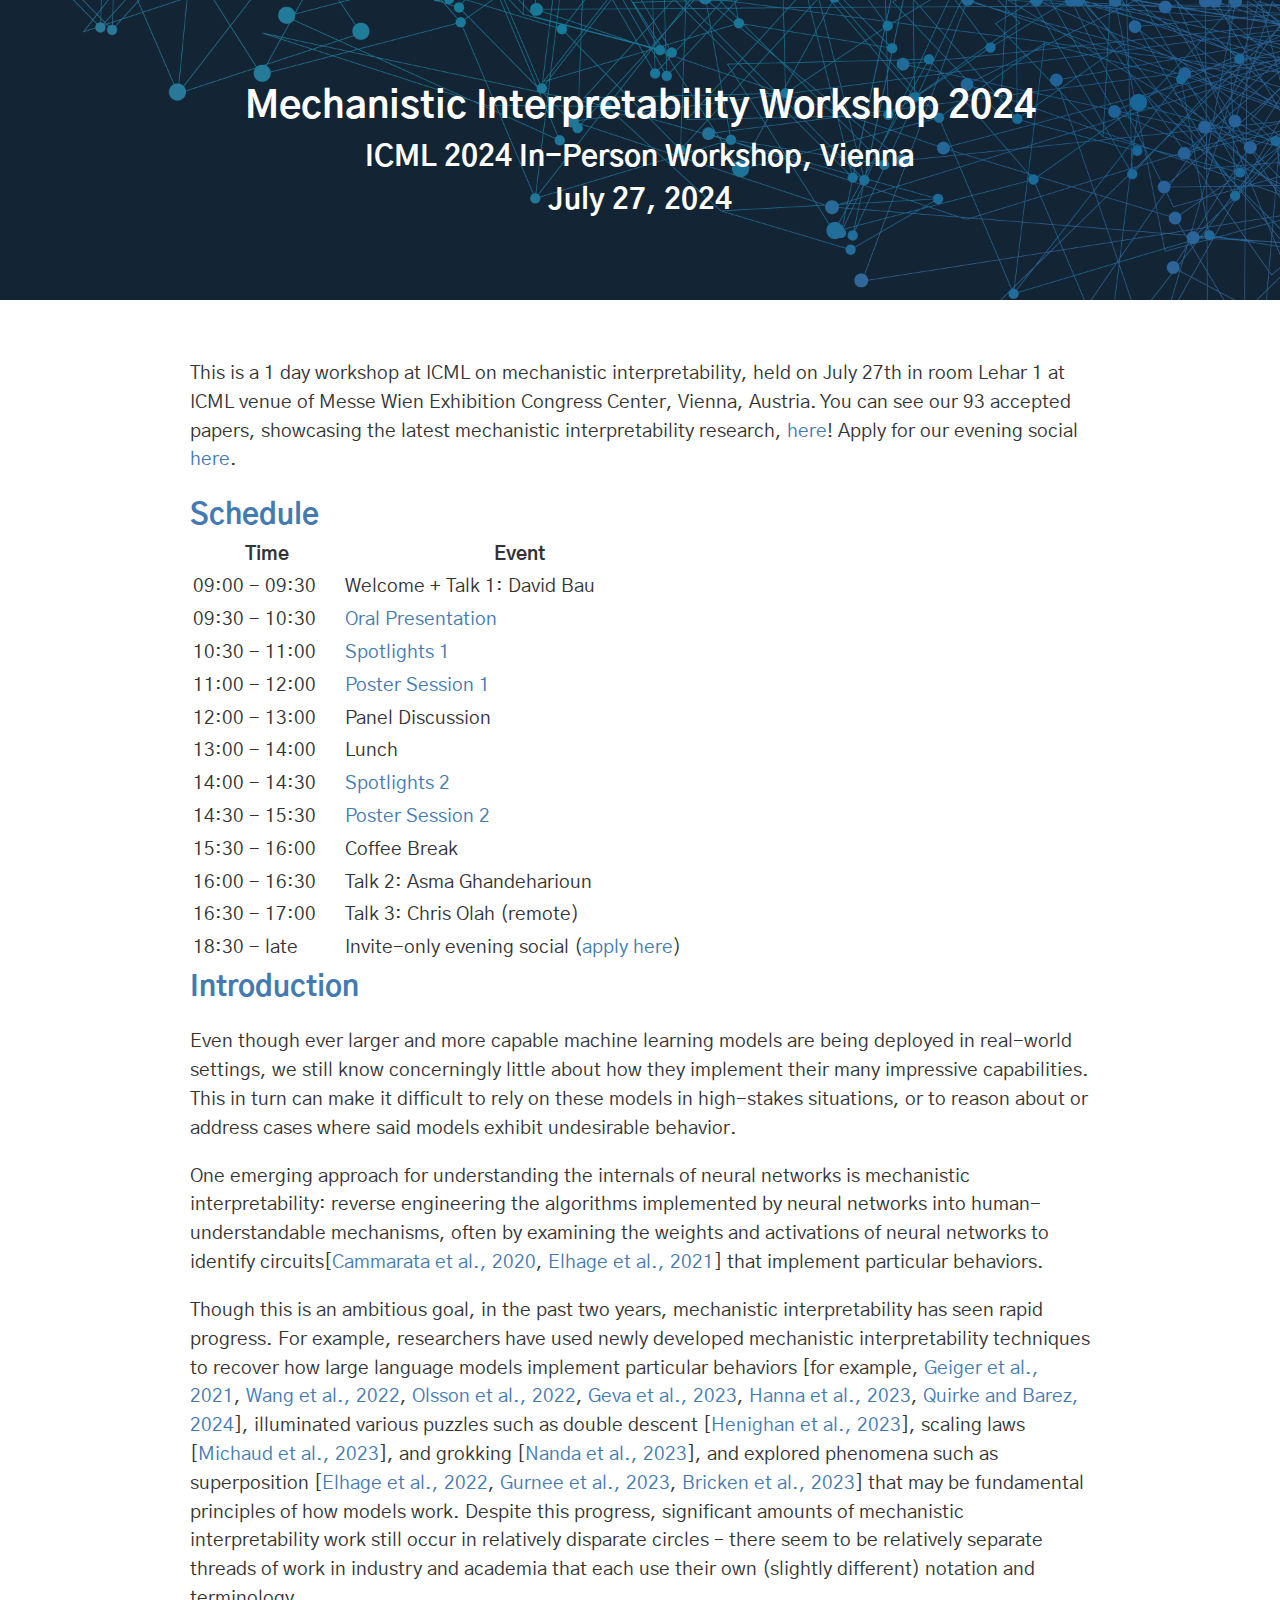
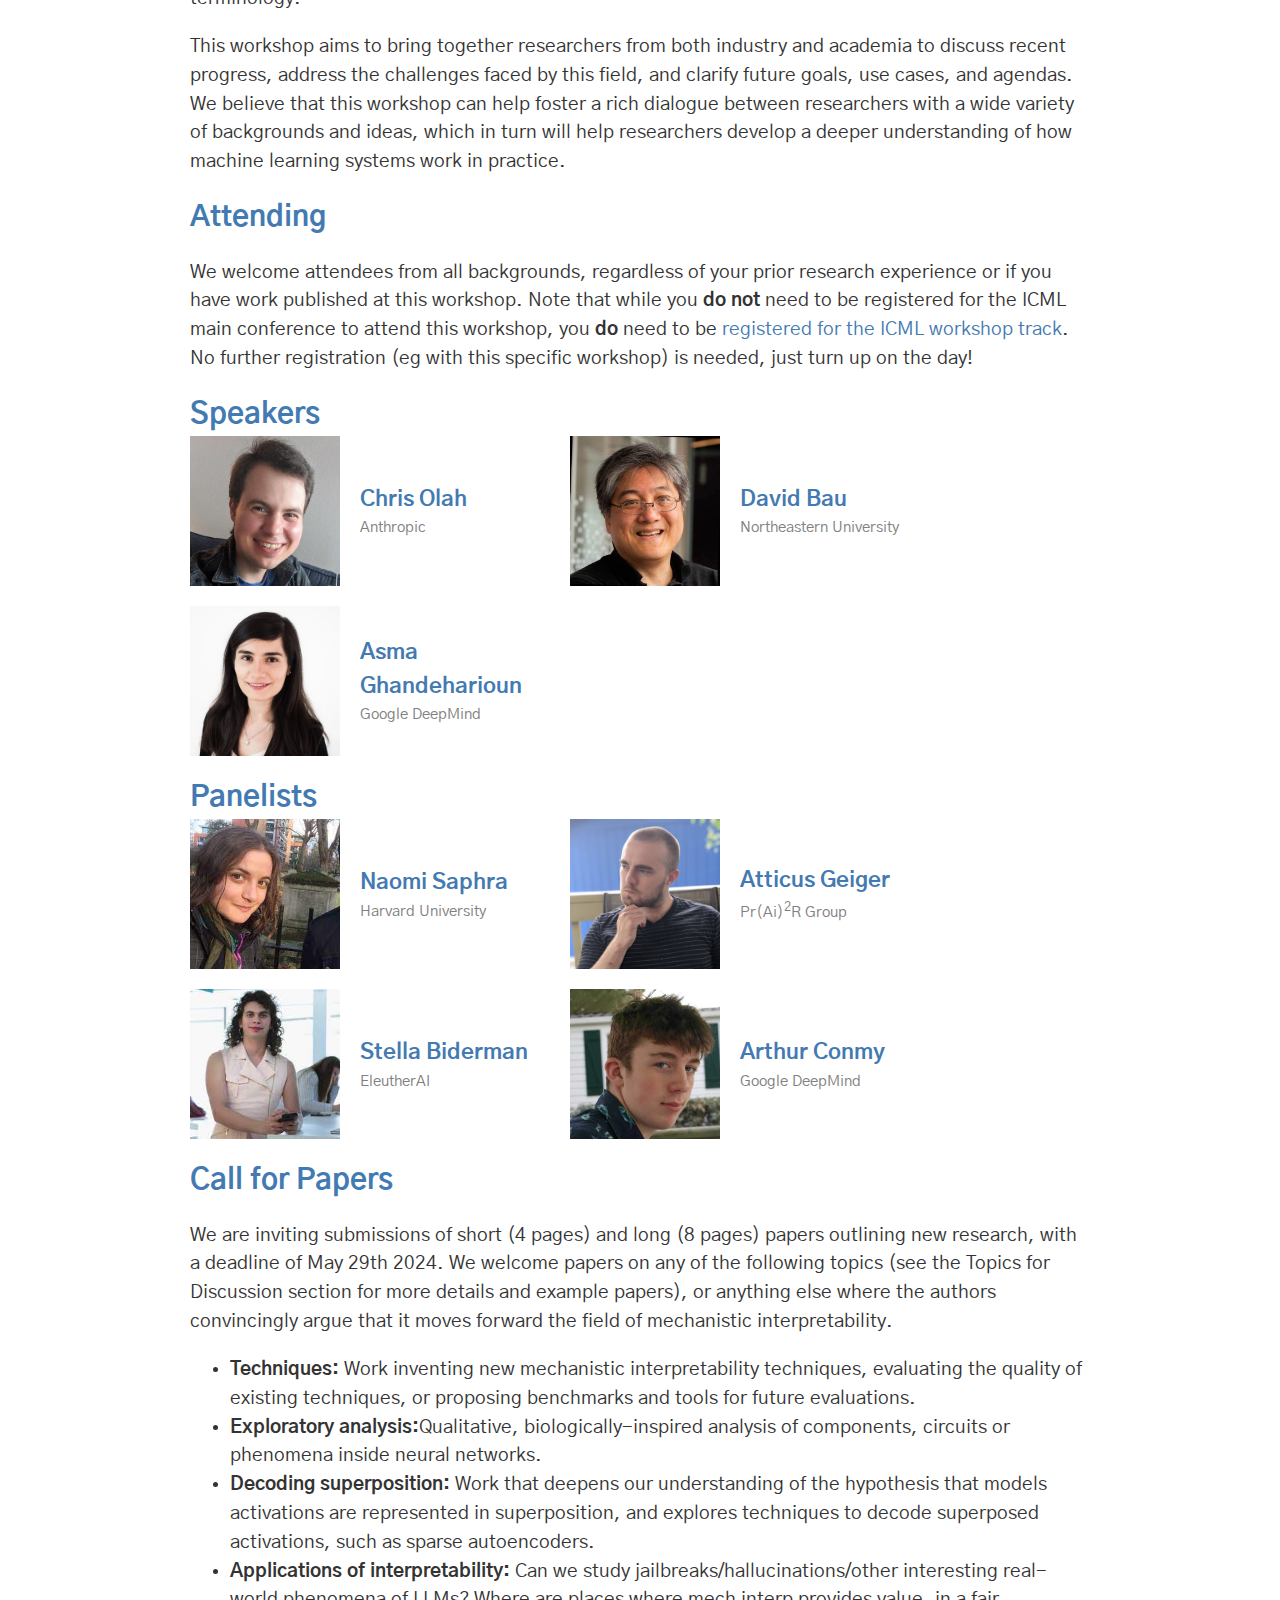
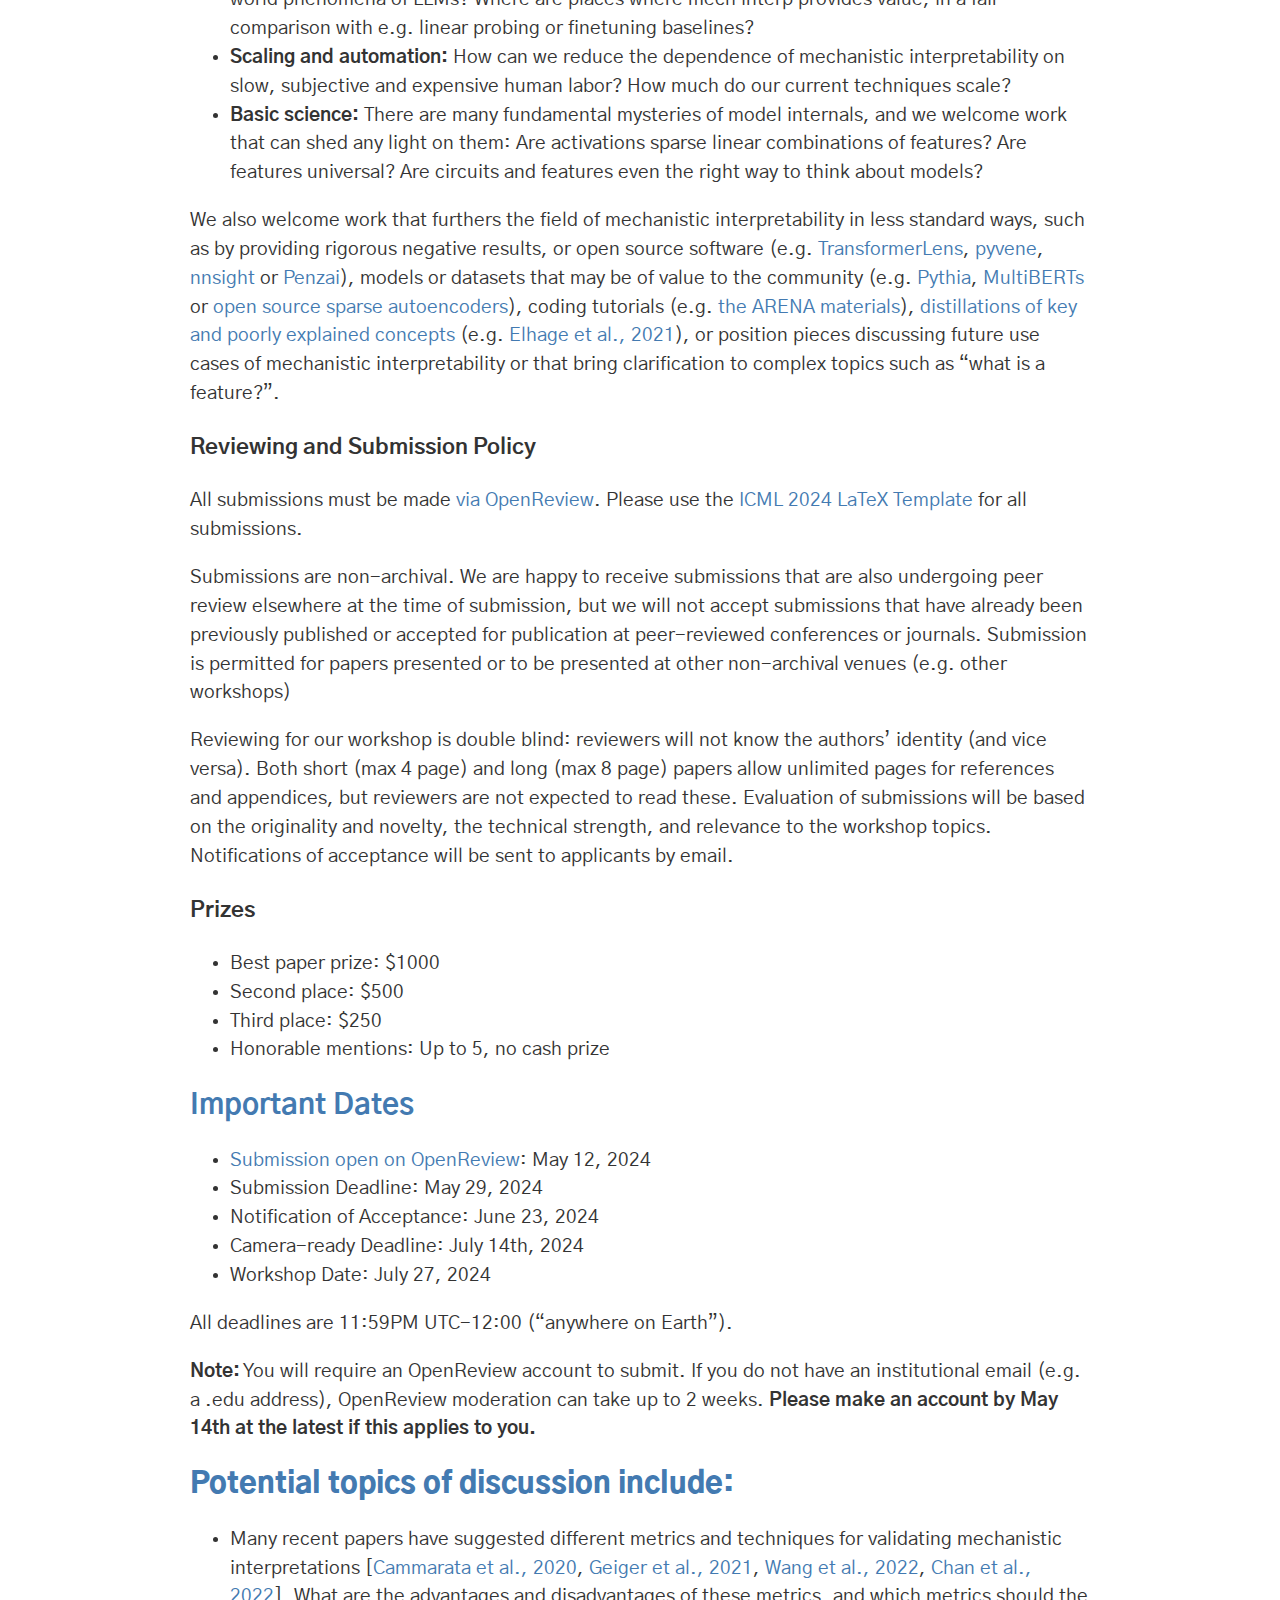
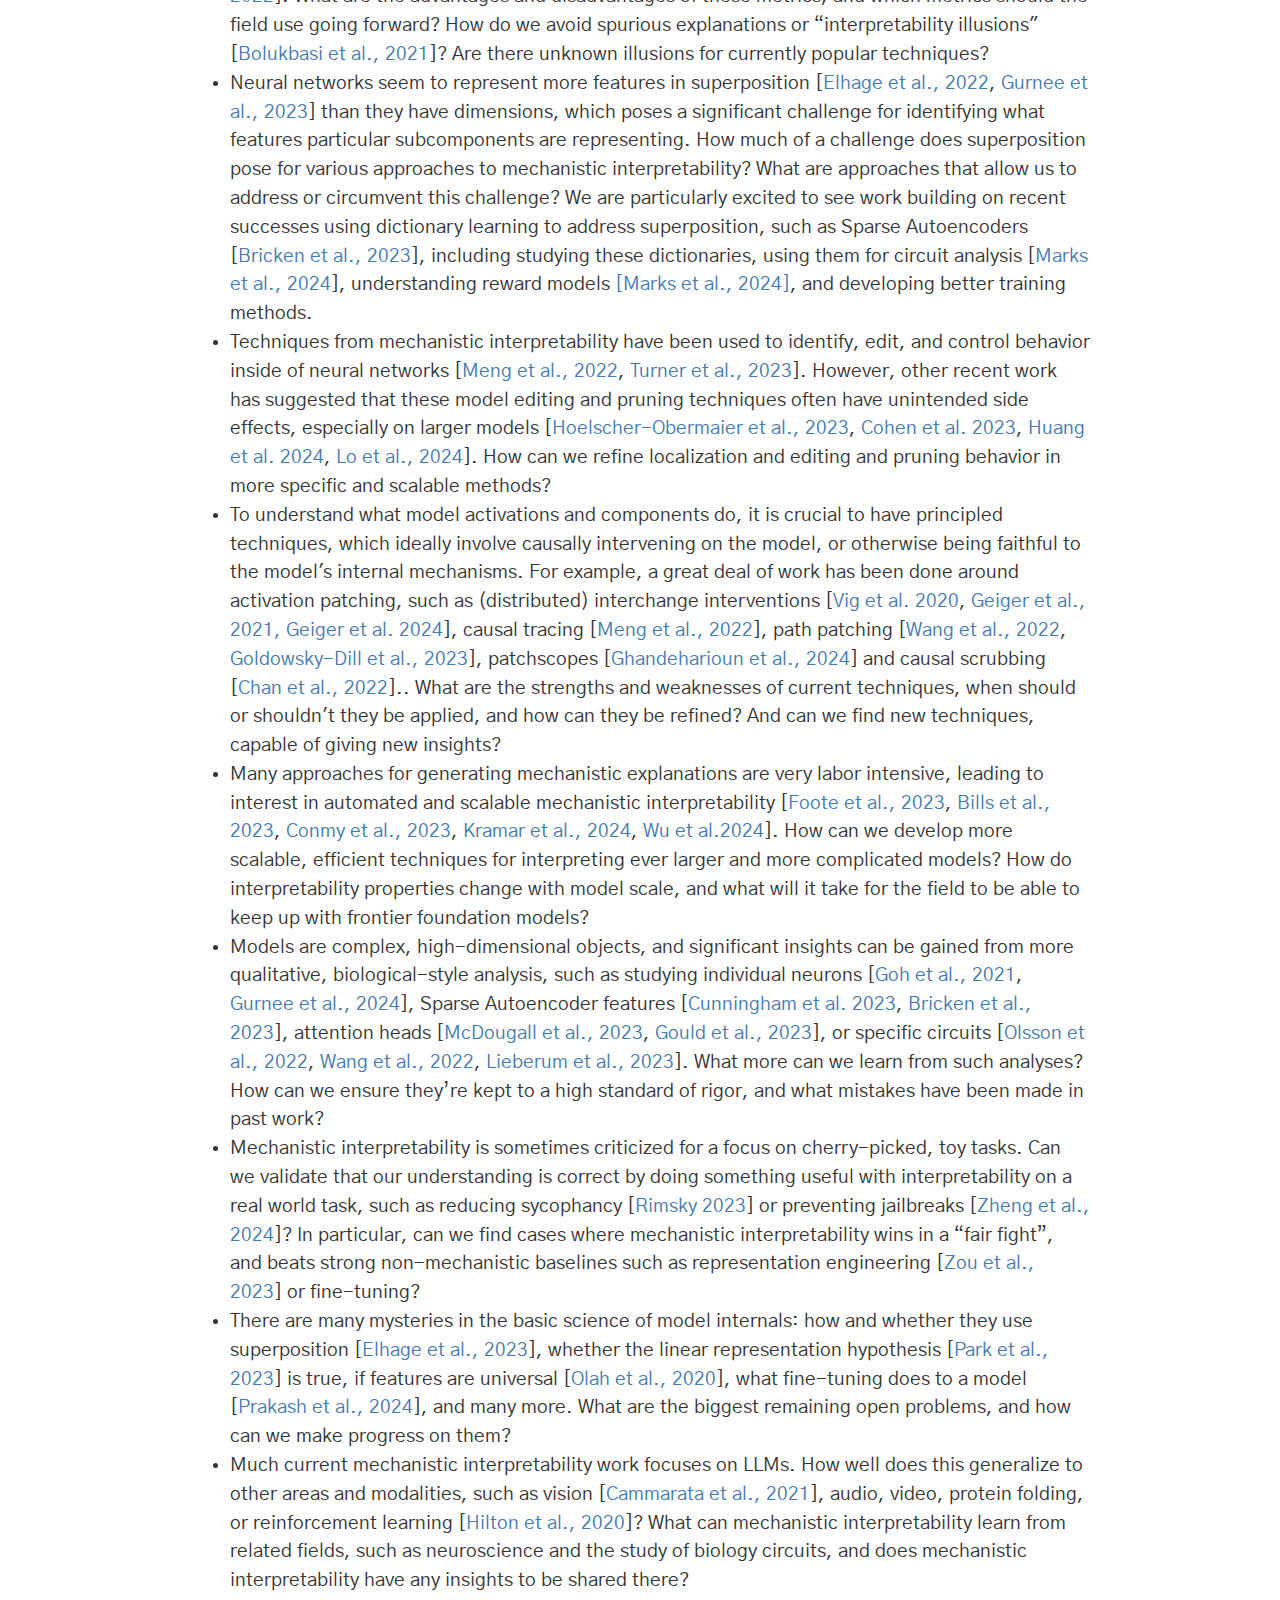
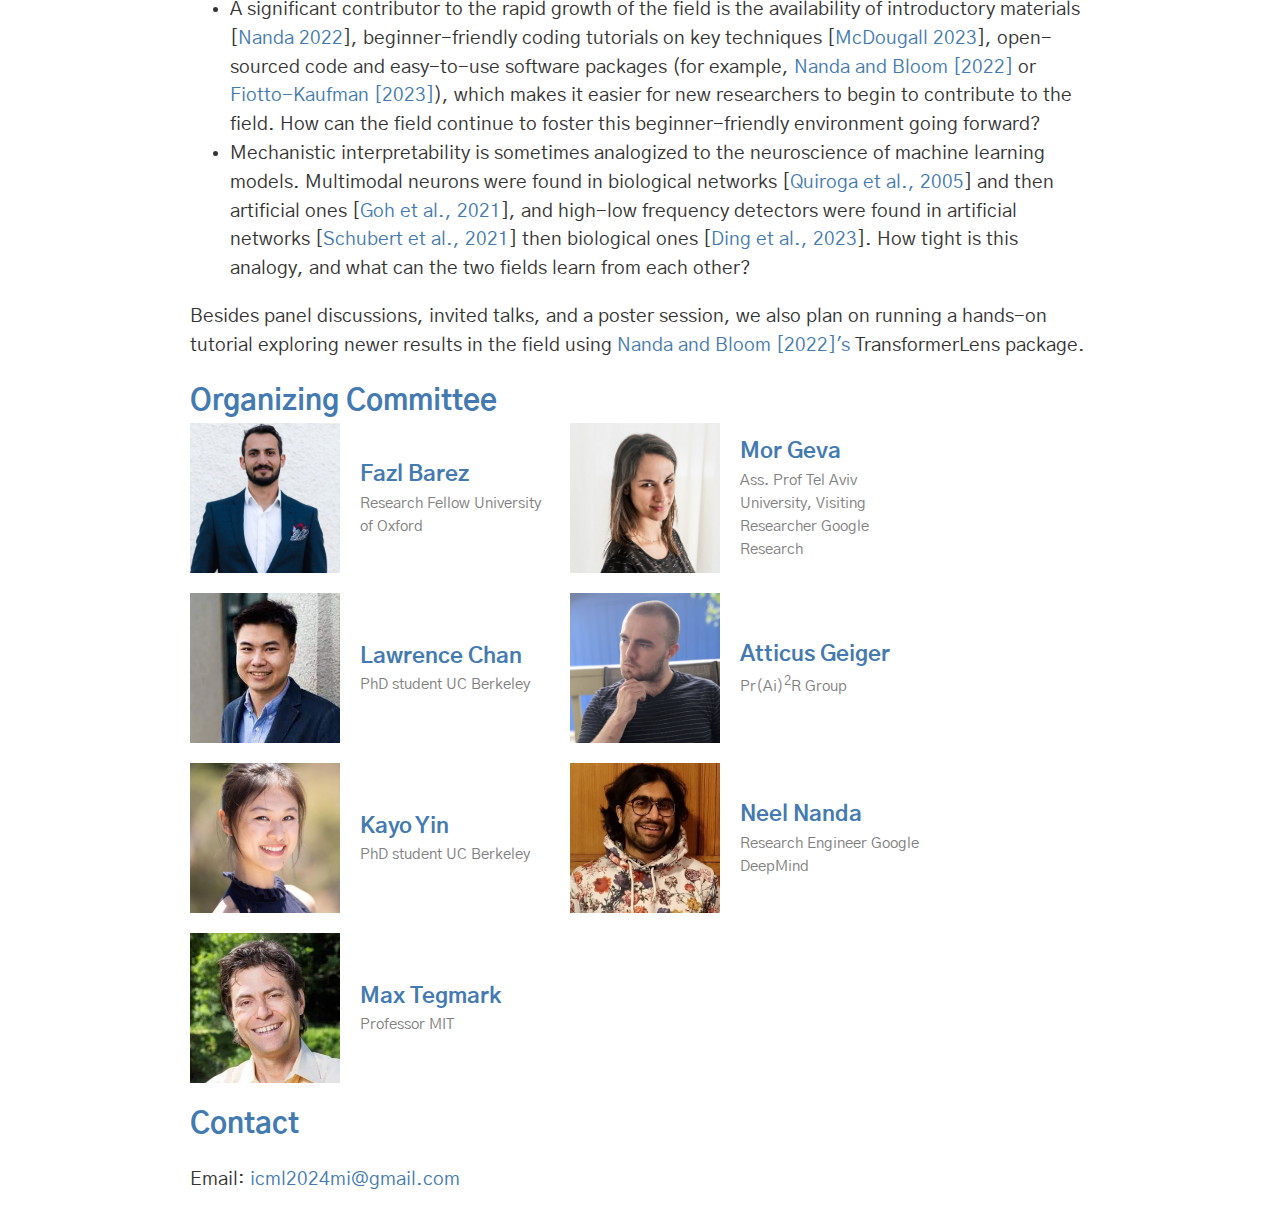
<file: index.html>
<!DOCTYPE html>
<html lang="en">

<head>
  <meta charset="UTF-8" />
  <title>ICML 2024 Mechanistic Interpretability Workshop</title>

  <!-- Setup all meta-information like description and titles -->
  <meta name="description" content="The Workshop on Mechanistic Interpretability seeks to explore and drive discussions on the latest advances in interpretable machine learning models. We invite submissions of
      research, technological breakthroughs and demonstrations, as well as proposals for technical
      discussions, to be held during the workshop." />
  <meta name="keywords" content="ICML, Mechanistic Interpretability, Workshop" />
  <meta name="author" content="ICML 2024 Mechanistic Interpretability" />
  <meta name="viewport" content="width=device-width, initial-scale=1.0" />

  <!-- Load fonts Gothic A1 -->
  <link href="https://fonts.googleapis.com/css?family=Gothic+A1:400,700&display=swap" rel="stylesheet" />

  <!-- Load style.css -->
  <link rel="stylesheet" href="style.css" />
</head>

<body>
  <!-- Header with a background color filling approx. 300px and that has a title of the workshop and the date as a byline -->
  <header>
    <h1 class="fade-in">Mechanistic Interpretability Workshop 2024</h1>
    <!-- make the next one white text -->
    <h2 class="fade-in" style="color: white;">ICML 2024 In-Person Workshop, Vienna</h2>
    <h2 class="fade-in" style="color: white;">July 27, 2024</h2>
    <p class="fade-in"></p>
  </header>
  <!-- Content on white background with sections Overview, Schedule, Speakers and Organizing Committee -->
  <main class="fade-in">
    <section>
      <p> This is a 1 day workshop at ICML on mechanistic interpretability, held on July 27th in room Lehar 1 at ICML venue of Messe
        Wien Exhibition Congress Center, Vienna, Austria. You can see our 93 accepted papers, showcasing the latest
        mechanistic interpretability research, <a
          href="https://openreview.net/group?id=ICML.cc/2024/Workshop/MI&referrer=%5BHomepage%5D(%2F)#tab-accept-oral">here</a>!
        Apply for our evening social <a
          href="https://docs.google.com/forms/d/e/1FAIpQLSf6EHr8JQu8NHNG1XNYoxfqyjeg89qSVYtpkg_gYbXQ8nSYJg/viewform">here</a>.
      <p>
    </section>
    <section>
      <h2 id="schedule">Schedule</h2>
      <table>
        <colgroup>
          <col style="width: 150px;">
          <col style="width: 350px;">
        </colgroup>
        <tr>
          <th>Time</th>
          <th>Event</th>
        </tr>
        <tr>
          <td>09:00 - 09:30</td>
          <td>Welcome + Talk 1: David Bau</td>
        </tr>
        <tr>
          <td>09:30 - 10:30</td>
          <td><a href="posters.html">Oral Presentation</a></td>
        </tr>
        <tr>
          <td>10:30 - 11:00</td>
          <td><a href="posters.html#posters-1">Spotlights 1</a></td>
        </tr>
        <tr>
          <td>11:00 - 12:00</td>
          <td><a href="posters.html#posters-1">Poster Session 1 </a></td>
        </tr>
        <tr>
          <td>12:00 - 13:00</td>
          <td>Panel Discussion</td>
        </tr>
        <tr>
          <td>13:00 - 14:00</td>
          <td>Lunch</td>
        </tr>
        <tr>
          <td>14:00 - 14:30</td>
          <td><a href="posters.html#posters-2">Spotlights 2</a></td>
        </tr>
        <tr>
          <td>14:30 - 15:30</td>
          <td><a href="posters.html#posters-2">Poster Session 2</a></td>
        </tr>
        <tr>
          <td>15:30 - 16:00</td>
          <td>Coffee Break</td>
        </tr>
        <tr>
          <td>16:00 - 16:30</td>
          <td>Talk 2: Asma Ghandeharioun</td>
        </tr>
        <tr>
          <td>16:30 - 17:00</td>
          <td>Talk 3: Chris Olah (remote)</td>
        </tr>
        <tr>
          <td>18:30 - late</td>
          <td>Invite-only evening social (<a
              href="https://docs.google.com/forms/d/e/1FAIpQLSf6EHr8JQu8NHNG1XNYoxfqyjeg89qSVYtpkg_gYbXQ8nSYJg/viewform">apply
              here</a>)</td>
        </tr>
      </table>
    </section>
    <section>
      <h2>Introduction</h2>
      <p>Even though ever larger and more capable machine learning models are being deployed in real-world settings, we
        still know concerningly little about how they implement their many impressive capabilities. This in turn can
        make it difficult to rely on these models in high-stakes situations, or to reason about or address cases where
        said models exhibit undesirable behavior. </p>
      One emerging approach for understanding the internals of neural networks is mechanistic interpretability: reverse
      engineering the algorithms implemented by neural networks into human-understandable mechanisms, often by examining
      the weights and activations of neural networks to identify circuits[<a
        href="https://distill.pub/2020/circuits">Cammarata et al., 2020</a>, <a
        href="https://transformer-circuits.pub/2021/framework/index.html">Elhage et al., 2021</a>] that implement
      particular behaviors.</p>

      <p>Though this is an ambitious goal, in the past two years, mechanistic interpretability has seen rapid progress.
        For example, researchers have used newly developed mechanistic interpretability techniques to recover how large
        language models implement particular behaviors [for example, <a
          href="https://proceedings.ICLR.cc/paper/2021/hash/4f5c422f4d49a5a807eda27434231040-Abstract.html">Geiger et
          al., 2021</a>, <a href="https://arxiv.org/abs/2211.00593">Wang et al., 2022</a>, <a
          href="https://arxiv.org/abs/2209.11895">Olsson et al.,
          2022</a>, <a href="https://arxiv.org/abs/2304.14767">Geva et al., 2023</a>, <a
          href="https://arxiv.org/abs/2305.00586">Hanna et al., 2023</a>, <a href="https://arxiv.org/pdf/2310.13121">
          Quirke and Barez, 2024</a>], illuminated various puzzles such as double descent [<a
          href="https://transformer-circuits.pub/2023/toy-double-descent/index.html">Henighan et al., 2023</a>], scaling
        laws [<a href="https://arxiv.org/abs/2303.13506">Michaud et al., 2023</a>], and grokking [<a
          href="https://arxiv.org/abs/2301.05217">Nanda et al., 2023</a>], and explored phenomena such as superposition
        [<a href="https://transformer-circuits.pub/2022/toy_model/index.html">Elhage et al., 2022</a>, <a
          href="https://arxiv.org/abs/2305.01610">Gurnee et al., 2023</a>, <a
          href="https://transformer-circuits.pub/2023/monosemantic-features/index.html">Bricken et al., 2023</a>] that
        may be fundamental principles of how models work. Despite this progress, significant amounts of mechanistic
        interpretability work still occur in relatively disparate circles – there seem to be relatively separate threads
        of work in industry and academia that each use their own (slightly different) notation and terminology.</p>


      <p>This workshop aims to bring together researchers from both industry and academia to discuss recent progress,
        address the challenges faced by this field, and clarify future goals, use cases, and agendas. We believe that
        this workshop can help foster a rich dialogue between researchers with a wide variety of backgrounds and ideas,
        which in turn will help researchers develop a deeper understanding of how machine learning systems work in
        practice.
      </p>
      </p>
    </section>
    <section>
      <h2>Attending</h2>
      <p>We welcome attendees from all backgrounds, regardless of your prior research experience or if you have work published at this workshop.
      Note that while you <b>do not</b> need to be registered for the ICML main conference to attend this workshop, you <b>do</b> need to be 
      <a href=https://icml.cc/Register>registered for the ICML workshop track</a>. 
        No further registration (eg with this specific workshop) is needed, just turn up on the day!</p>
    </section>
    <section>
      <h2>Speakers</h2>
      <div class="speakers">
        <div class="speaker">
          <img src="img/chrisolah.jpeg" alt="Speaker" />
          <div>
            <h3><a href="https://colah.github.io/about.html">Chris Olah</a></h3>
            <p>Anthropic</p>
          </div>
        </div>
        <div class="speaker">
          <img src="img/davidbau.jpeg" alt="Speaker" />
          <div>
            <h3><a href="https://www.khoury.northeastern.edu/people/david-bau/">David Bau</a></h3>
            <p>Northeastern University</p>
          </div>
        </div>
        <div class="speaker">
          <img src="img/asmaghandeharioun.png" alt="Speaker" />
          <div>
            <h3><a href="https://asmadotgh.github.io/">Asma Ghandeharioun</a></h3>
            <p>Google DeepMind</p>
          </div>
        </div>
      </div>
    </section>
    <section>
      <h2>Panelists</h2>
      <div class="speakers">
        <div class="speaker">
          <img src="img/naomisaphra.jpeg" alt="Speaker" />
          <div>
            <h3><a href="https://nsaphra.net/">Naomi Saphra</a></h3>
            <p>Harvard University</p>
          </div>
        </div>
        <div class="speaker">
          <img src="img/atticusgeiger.jpeg" alt="Speaker" />
          <div>
            <h3><a href="https://atticusg.github.io/">Atticus Geiger</a></h3>
            <p>Pr(Ai)<sup>2</sup>R Group</p>
          </div>
        </div>
        <div class="speaker">
          <img src="img/stellabiderman.jpeg" alt="Speaker" />
          <div>
            <h3><a href="https://www.stellabiderman.com">Stella Biderman</a></h3>
            <p>EleutherAI</p>
          </div>
        </div>
        <div class="speaker">
          <img src="img/arthurconmy.jpeg" alt="Speaker" />
          <div>
            <h3><a href="https://arthurconmy.github.io/about/">Arthur Conmy</a></h3>
            <p>Google DeepMind</p>
          </div>
        </div>
      </div>
    </section>



    <section>
      <h2>Call for Papers</h2>
      <p>We are inviting submissions of short (4 pages) and long (8 pages) papers outlining new research, with a
        deadline of May 29th 2024. We welcome papers on any of the following topics (see the Topics for Discussion
        section for more details and example papers), or anything else where the authors convincingly argue that it
        moves forward the field of mechanistic interpretability.</p>
      <ul>
        <li><b>Techniques:</b> Work inventing new mechanistic interpretability techniques, evaluating the quality of
          existing techniques, or proposing benchmarks and tools for future evaluations.</li>
        <li><b>Exploratory analysis:</b>Qualitative, biologically-inspired analysis of components, circuits or phenomena
          inside neural networks.</li>
        <li><b>Decoding superposition:</b> Work that deepens our understanding of the hypothesis that models activations
          are represented in superposition, and explores techniques to decode superposed activations, such as sparse
          autoencoders. </li>
        <li><b>Applications of interpretability:</b> Can we study jailbreaks/hallucinations/other interesting real-world
          phenomena of LLMs? Where are places where mech interp provides value, in a fair comparison with e.g. linear
          probing or finetuning baselines?</li>
        <li><b>Scaling and automation:</b> How can we reduce the dependence of mechanistic interpretability on slow,
          subjective and expensive human labor? How much do our current techniques scale?</li>
        <li><b>Basic science:</b> There are many fundamental mysteries of model internals, and we welcome work that can
          shed any light on them: Are activations sparse linear combinations of features? Are features universal? Are
          circuits and features even the right way to think about models? </li>
      </ul>
      <p>We also welcome work that furthers the field of mechanistic interpretability in less standard ways, such as by
        providing rigorous negative results, or open source software (e.g. <a
          href="https://github.com/neelnanda-io/TransformerLens">TransformerLens</a>, <a
          href="https://github.com/stanfordnlp/pyvene/tree/main">pyvene</a>, <a
          href="https://github.com/ndif-team/nnsight">nnsight</a> or <a
          href="https://github.com/google-deepmind/penzai">Penzai</a>), models or datasets that may be of value to the
        community (e.g. <a href="https://arxiv.org/abs/2304.01373">Pythia</a>, <a
          href="https://arxiv.org/abs/2106.16163">MultiBERTs</a> or <a
          href="https://www.alignmentforum.org/posts/f9EgfLSurAiqRJySD/open-source-sparse-autoencoders-for-all-residual-stream">open
          source sparse autoencoders</a>), coding tutorials (e.g. <a
          href="https://arena3-chapter1-transformer-interp.streamlit.app/">the ARENA materials</a>), <a
          href="https://distill.pub/2017/research-debt/">distillations of key and poorly explained concepts</a> (e.g. <a
          href="https://transformer-circuits.pub/2021/framework/index.html">Elhage et al., 2021</a>), or position pieces
        discussing future use cases of mechanistic interpretability or that bring clarification to complex topics such
        as “what is a feature?”. </p>

      <h3> Reviewing and Submission Policy</h3>

      <p>All submissions must be made <a href="https://openreview.net/group?id=ICML.cc/2024/Workshop/MI">via
          OpenReview</a>. Please use the <a href="https://media.icml.cc/Conferences/ICML2024/Styles/icml2024.zip">ICML
          2024 LaTeX Template</a> for all submissions.</p>

      <p>Submissions are non-archival. We are happy to receive submissions that are also undergoing peer review
        elsewhere at the time of submission, but we will not accept submissions that have already been previously
        published or accepted for publication at peer-reviewed conferences or journals. Submission is permitted for
        papers presented or to be presented at other non-archival venues (e.g. other workshops) </p>

      <p>Reviewing for our workshop is double blind: reviewers will not know the authors’ identity (and vice versa).
        Both short (max 4 page) and long (max 8 page) papers allow unlimited pages for references and appendices, but
        reviewers are not expected to read these.
        Evaluation of submissions will be based on the originality and novelty, the technical strength, and relevance to
        the workshop topics. Notifications of acceptance will be sent to applicants by email.
      <h3>Prizes</h3>
      <ul>
        <li>Best paper prize: $1000</li>
        <li>Second place: $500</li>
        <li>Third place: $250</li>
        <li>Honorable mentions: Up to 5, no cash prize</li>

      </ul>

    </section>
    <section>
      <h2>Important Dates</h2>
      <ul>
        <li><a href="https://openreview.net/group?id=ICML.cc/2024/Workshop/MI">Submission open on OpenReview</a>: May
          12, 2024</li>
        <li>Submission Deadline: May 29, 2024</li>
        <li>Notification of Acceptance: June 23, 2024</li>
        <li>Camera-ready Deadline: July 14th, 2024</li>
        <li>Workshop Date: July 27, 2024
          <!--             (tentative, may be moved to 26 pending ICML confirmation)</li> -->
      </ul>
      <p>All deadlines are 11:59PM UTC-12:00 (“anywhere on Earth”).</p>
      <p><b>Note:</b> You will require an OpenReview account to submit. If you do not have an institutional email (e.g.
        a .edu address), OpenReview moderation can take up to 2 weeks. <b>Please make an account by May 14th at the
          latest if this applies to you.</b>
      <p>

    </section>


    <section>


      <h2><strong>Potential topics of discussion include:</strong></h2>


      <ul>

        <li>Many recent papers have suggested different metrics and techniques for validating mechanistic
          interpretations [<a href="https://distill.pub/2020/circuits">Cammarata et al., 2020</a>, <a
            href="https://arxiv.org/abs/2106.02997">Geiger et al., 2021</a>, <a
            href="https://arxiv.org/abs/2211.00593">Wang et al., 2022</a>, <a
            href="https://www.alignmentforum.org/posts/JvZhhzycHu2Yd57RN/causal-scrubbing-a-method-for-rigorously-testing">Chan
            et al., 2022</a>]. What are the advantages and disadvantages of these metrics, and which metrics should the
          field use going forward? How do we avoid spurious explanations or “interpretability illusions" [<a
            href="https://arxiv.org/abs/2104.07143">Bolukbasi et al., 2021</a>]? Are there unknown illusions for
          currently popular techniques?

        <li>Neural networks seem to represent more features in superposition [<a
            href="https://transformer-circuits.pub/2022/toy/_model/index.html">Elhage et al., 2022</a>, <a
            href="https://arxiv.org/abs/2305.01610">Gurnee et al., 2023</a>] than they have dimensions, which poses a
          significant challenge for identifying what features particular subcomponents are representing. How much of a
          challenge does superposition pose for various approaches to mechanistic interpretability? What are approaches
          that allow us to address or circumvent this challenge? We are particularly excited to see work building on
          recent successes using dictionary learning to address superposition, such as Sparse Autoencoders [<a
            href="https://transformer-circuits.pub/2023/monosemantic-features/index.html">Bricken et al., 2023</a>],
          including studying these dictionaries, using them for circuit analysis [<a
            href="https://arxiv.org/abs/2403.19647">Marks et al., 2024</a>], understanding reward models <a
            href="https://arxiv.org/pdf/2310.08164">[Marks et al., 2024]</a>, and developing better training methods.

        <li>Techniques from mechanistic interpretability have been used to identify, edit, and control behavior inside
          of neural networks [<a href="https://arxiv.org/abs/2202.05262">Meng et al., 2022</a>, <a
            href="https://www.alignmentforum.org/posts/5spBue2z2tw4JuDCx/steering-gpt-2-xl-by-adding-an-activation-vector">Turner
            et al., 2023</a>]. However, other recent work has suggested that these model editing and pruning techniques
          often have unintended side effects, especially on larger models [<a
            href="https://arxiv.org/abs/2305.17553">Hoelscher-Obermaier et al., 2023</a>, <a
            href="https://arxiv.org/abs/2307.12976">Cohen et al. 2023</a>, <a
            href="https://arxiv.org/abs/2402.17700">Huang et al. 2024</a>, <a href="https://arxiv.org/pdf/2401.01814">Lo
            et al., 2024</a>]. How can we refine localization and editing and pruning behavior in more specific and
          scalable methods?

        <li>To understand what model activations and components do, it is crucial to have principled techniques, which
          ideally involve causally intervening on the model, or otherwise being faithful to the model's internal
          mechanisms. For example, a great deal of work has been done around activation patching, such as (distributed)
          interchange interventions [<a href="https://arxiv.org/abs/2004.12265">Vig et al. 2020</a>, <a
            href="https://proceedings.iclr.cc/paper/2021/hash/4f5c422f4d49a5a807eda27434231040-Abstract.html">Geiger et
            al., 2021, Geiger et al. 2024</a>], causal tracing [<a href="https://arxiv.org/abs/2202.05262">Meng et al.,
            2022</a>], path patching [<a href="https://arxiv.org/abs/2211.00593">Wang et al., 2022</a>, <a
            href="https://arxiv.org/abs/2304.05969">Goldowsky-Dill et al., 2023</a>], patchscopes [<a
            href="https://arxiv.org/abs/2401.06102">Ghandeharioun et al., 2024</a>] and causal scrubbing [<a
            href="https://www.alignmentforum.org/posts/JvZhhzycHu2Yd57RN/causal-scrubbing-a-method-for-rigorously-testing">Chan
            et al., 2022</a>].. What are the strengths and weaknesses of current techniques, when should or shouldn't
          they be applied, and how can they be refined? And can we find new techniques, capable of giving new insights?

        <li>Many approaches for generating mechanistic explanations are very labor intensive, leading to interest in
          automated and scalable mechanistic interpretability [<a href="https://arxiv.org/abs/2304.12918">Foote et al.,
            2023</a>, <a href="https://openaipublic.blob.core.windows.net/neuron-explainer/paper/index.html">Bills et
            al., 2023</a>, <a href="https://arxiv.org/abs/2304.14997">Conmy et al., 2023</a>, <a
            href="https://arxiv.org/abs/2403.00745">Kramar et al., 2024</a>, <a
            href="https://arxiv.org/abs/2305.08809">Wu et al.2024</a>]. How can we develop more scalable, efficient
          techniques for interpreting ever larger and more complicated models? How do interpretability properties change
          with model scale, and what will it take for the field to be able to keep up with frontier foundation models?

        <li>Models are complex, high-dimensional objects, and significant insights can be gained from more qualitative,
          biological-style analysis, such as studying individual neurons [<a
            href="https://distill.pub/2021/multimodal-neurons/">Goh et al., 2021</a>, <a
            href="https://arxiv.org/abs/2401.12181">Gurnee et al., 2024</a>], Sparse Autoencoder features [<a
            href="https://arxiv.org/abs/2309.08600">Cunningham et al. 2023</a>, <a
            href="https://transformer-circuits.pub/2023/monosemantic-features/index.html">Bricken et al., 2023</a>],
          attention heads [<a href="https://arxiv.org/abs/2310.04625">McDougall et al., 2023</a>, <a
            href="https://arxiv.org/abs/2312.09230">Gould et al., 2023</a>], or specific circuits [<a
            href="https://transformer-circuits.pub/2022/in-context-learning-and-induction-heads/index.html">Olsson et
            al., 2022</a>, <a href="https://arxiv.org/abs/2211.00593">Wang et al., 2022</a>, <a
            href="https://arxiv.org/abs/2307.09458">Lieberum et al., 2023</a>]. What more can we learn from such
          analyses? How can we ensure they’re kept to a high standard of rigor, and what mistakes have been made in past
          work?

        <li>Mechanistic interpretability is sometimes criticized for a focus on cherry-picked, toy tasks. Can we
          validate that our understanding is correct by doing something useful with interpretability on a real world
          task, such as reducing sycophancy [<a
            href="https://www.lesswrong.com/posts/zt6hRsDE84HeBKh7E/reducing-sycophancy-and-improving-honesty-via-activation">Rimsky
            2023</a>] or preventing jailbreaks [<a href="https://arxiv.org/abs/2401.18018">Zheng et al., 2024</a>]? In
          particular, can we find cases where mechanistic interpretability wins in a “fair fight”, and beats strong
          non-mechanistic baselines such as representation engineering [<a href="https://arxiv.org/abs/2310.01405">Zou
            et al., 2023</a>] or fine-tuning?

        <li>There are many mysteries in the basic science of model internals: how and whether they use superposition [<a
            href="https://transformer-circuits.pub/2022/toy_model/index.html">Elhage et al., 2023</a>], whether the
          linear representation hypothesis [<a href="https://arxiv.org/abs/2311.03658">Park et al., 2023</a>] is true,
          if features are universal [<a href="https://distill.pub/2020/circuits/zoom-in/">Olah et al., 2020</a>], what
          fine-tuning does to a model [<a href="https://finetuning.baulab.info/">Prakash et al., 2024</a>], and many
          more. What are the biggest remaining open problems, and how can we make progress on them?

        <li>Much current mechanistic interpretability work focuses on LLMs. How well does this generalize to other areas
          and modalities, such as vision [<a href="https://distill.pub/2020/circuits/curve-circuits/">Cammarata et al.,
            2021</a>], audio, video, protein folding, or reinforcement learning [<a
            href="https://distill.pub/2020/understanding-rl-vision">Hilton et al., 2020</a>]? What can mechanistic
          interpretability learn from related fields, such as neuroscience and the study of biology circuits, and does
          mechanistic interpretability have any insights to be shared there?

        <li>A significant contributor to the rapid growth of the field is the availability of introductory materials [<a
            href="https://neelnanda.io/glossary">Nanda 2022</a>], beginner-friendly coding tutorials on key techniques
          [<a href="https://arena3-chapter1-transformer-interp.streamlit.app/">McDougall 2023</a>], open-sourced code
          and easy-to-use software packages (for example, <a
            href="https://github.com/neelnanda-io/TransformerLens">Nanda and Bloom [2022]</a> or <a
            href="https://github.com/ndif-team/nnsight">Fiotto-Kaufman [2023]</a>), which makes it easier for new
          researchers to begin to contribute to the field. How can the field continue to foster this beginner-friendly
          environment going forward?

        <li>Mechanistic interpretability is sometimes analogized to the neuroscience of machine learning models.
          Multimodal neurons were found in biological networks [<a
            href="http://amygdala.psychdept.arizona.edu/IntroData/Readings/week5/Quiroga-reddy-kreiman-koch-Fried+invariant-visual-single-neurons-human+Nature+2005.pdf">Quiroga
            et al., 2005</a>] and then artificial ones [<a href="https://distill.pub/2021/multimodal-neurons/">Goh et
            al., 2021</a>], and high-low frequency detectors were found in artificial networks [<a
            href="https://distill.pub/2020/circuits/frequency-edges/#:~:text=A%20family%20of%20early%2Dvision,high%20to%20low%20spatial%20frequency.">Schubert
            et al., 2021</a>] then biological ones [<a
            href="https://www.biorxiv.org/content/10.1101/2023.03.15.532836v1">Ding et al., 2023</a>]. How tight is this
          analogy, and what can the two fields learn from each other?
        </li>
      </ul>
      <p>
        Besides panel discussions, invited talks, and a poster session, we also plan on running a hands-on tutorial
        exploring newer results in the field using <a href="https://github.com/neelnanda-io/TransformerLens">Nanda and
          Bloom [2022]'s</a> TransformerLens package.
      </p>
    </section>

    <section>
      <h2>Organizing Committee</h2>
      <div class="organizers">
        <div class="Organizer">
          <img src="img/fazlbarez.jpeg" alt="Speaker" />
          <div>
            <h3><a href="https://fbarez.github.io/">Fazl Barez</a></h3>
            <p>Research Fellow University of Oxford</p>
          </div>
        </div>
        <div class="Organizer">
          <img src="img/morgeva.jpeg" alt="Organizer" />
          <div>
            <h3><a href="https://mega002.github.io/">Mor Geva</a></h3>
            <p>Ass. Prof Tel Aviv University, Visiting Researcher Google Research</p>
          </div>
        </div>
        <div class="Organizer">
          <img src="img/lawrencechan.jpeg" alt="Organizer" />
          <div>
            <h3><a href="https://chanlawrence.me/">Lawrence Chan</a></h3>
            <p>PhD student UC Berkeley</p>
          </div>
        </div>
        <div class="Organizer">
          <img src="img/atticusgeiger.jpeg" alt="Organizer" />
          <div>
            <h3><a href="https://atticusg.github.io/">Atticus Geiger</a></h3>
            <p>Pr(Ai)<sup>2</sup>R Group</p>
          </div>
        </div>
        <div class="Organizer">
          <img src="img/kayoyin.jpeg" alt="Organizer" />
          <div>
            <h3><a href="https://kayoyin.github.io/">Kayo Yin</a></h3>
            <p>PhD student UC Berkeley</p>
          </div>
        </div>
        <div class="Organizer">
          <img src="img/neelnanda.jpeg" alt="Organizer" />
          <div>
            <h3><a href="https://www.neelnanda.io/about">Neel Nanda</a></h3>
            <p>Research Engineer Google DeepMind</p>
          </div>
        </div>
        <div class="Organizer">
          <img src="img/maxtegmark.webp" alt="Organizer" />
          <div>
            <h3><a href="https://physics.mit.edu/faculty/max-tegmark/">Max Tegmark</a></h3>
            <p>Professor MIT</p>
          </div>
        </div>
      </div>
      </div>
    </section>
    <section>
      <h2>Contact</h2>
      <p>
        <!-- Emails fazl@apartresearch.com -->
        Email: <a href="mailto:icml2024mi@gmail.com">icml2024mi@gmail.com</a>
      </p>
  </main>
</body>

</html>
</file>
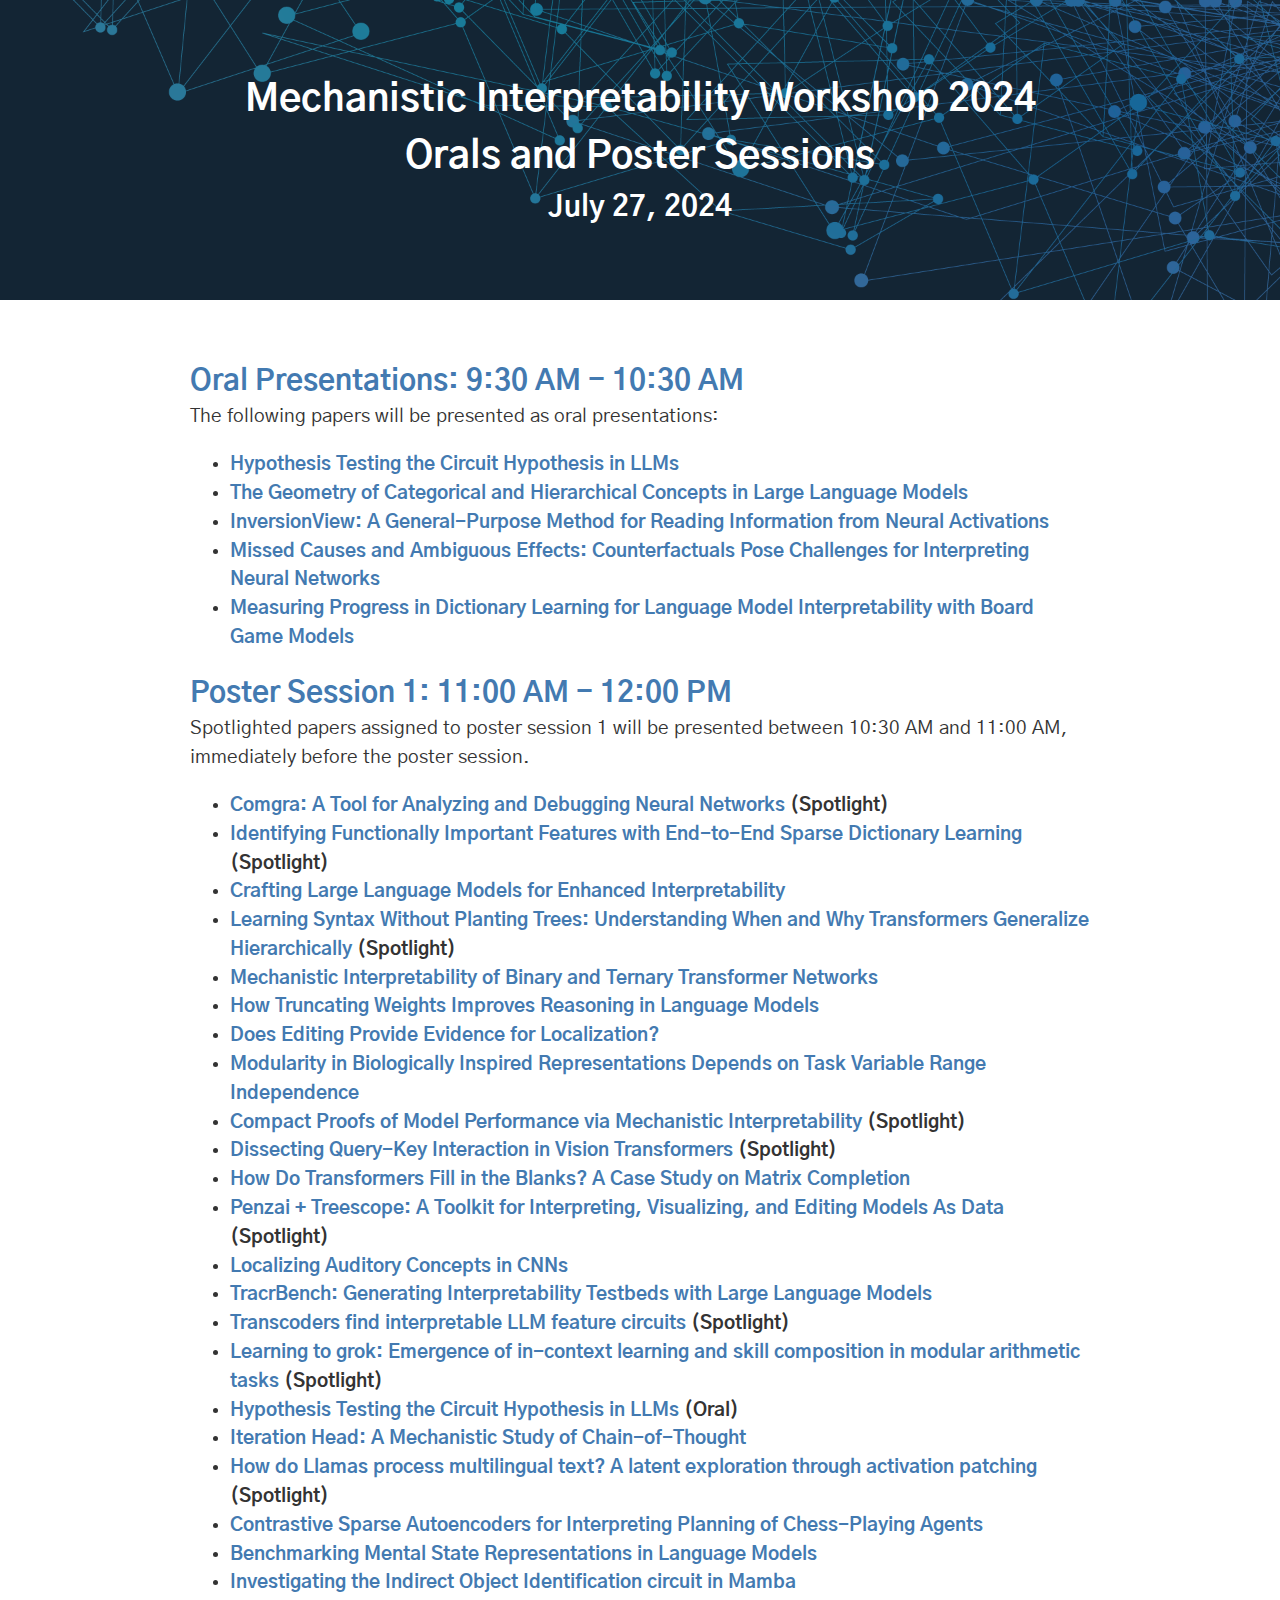
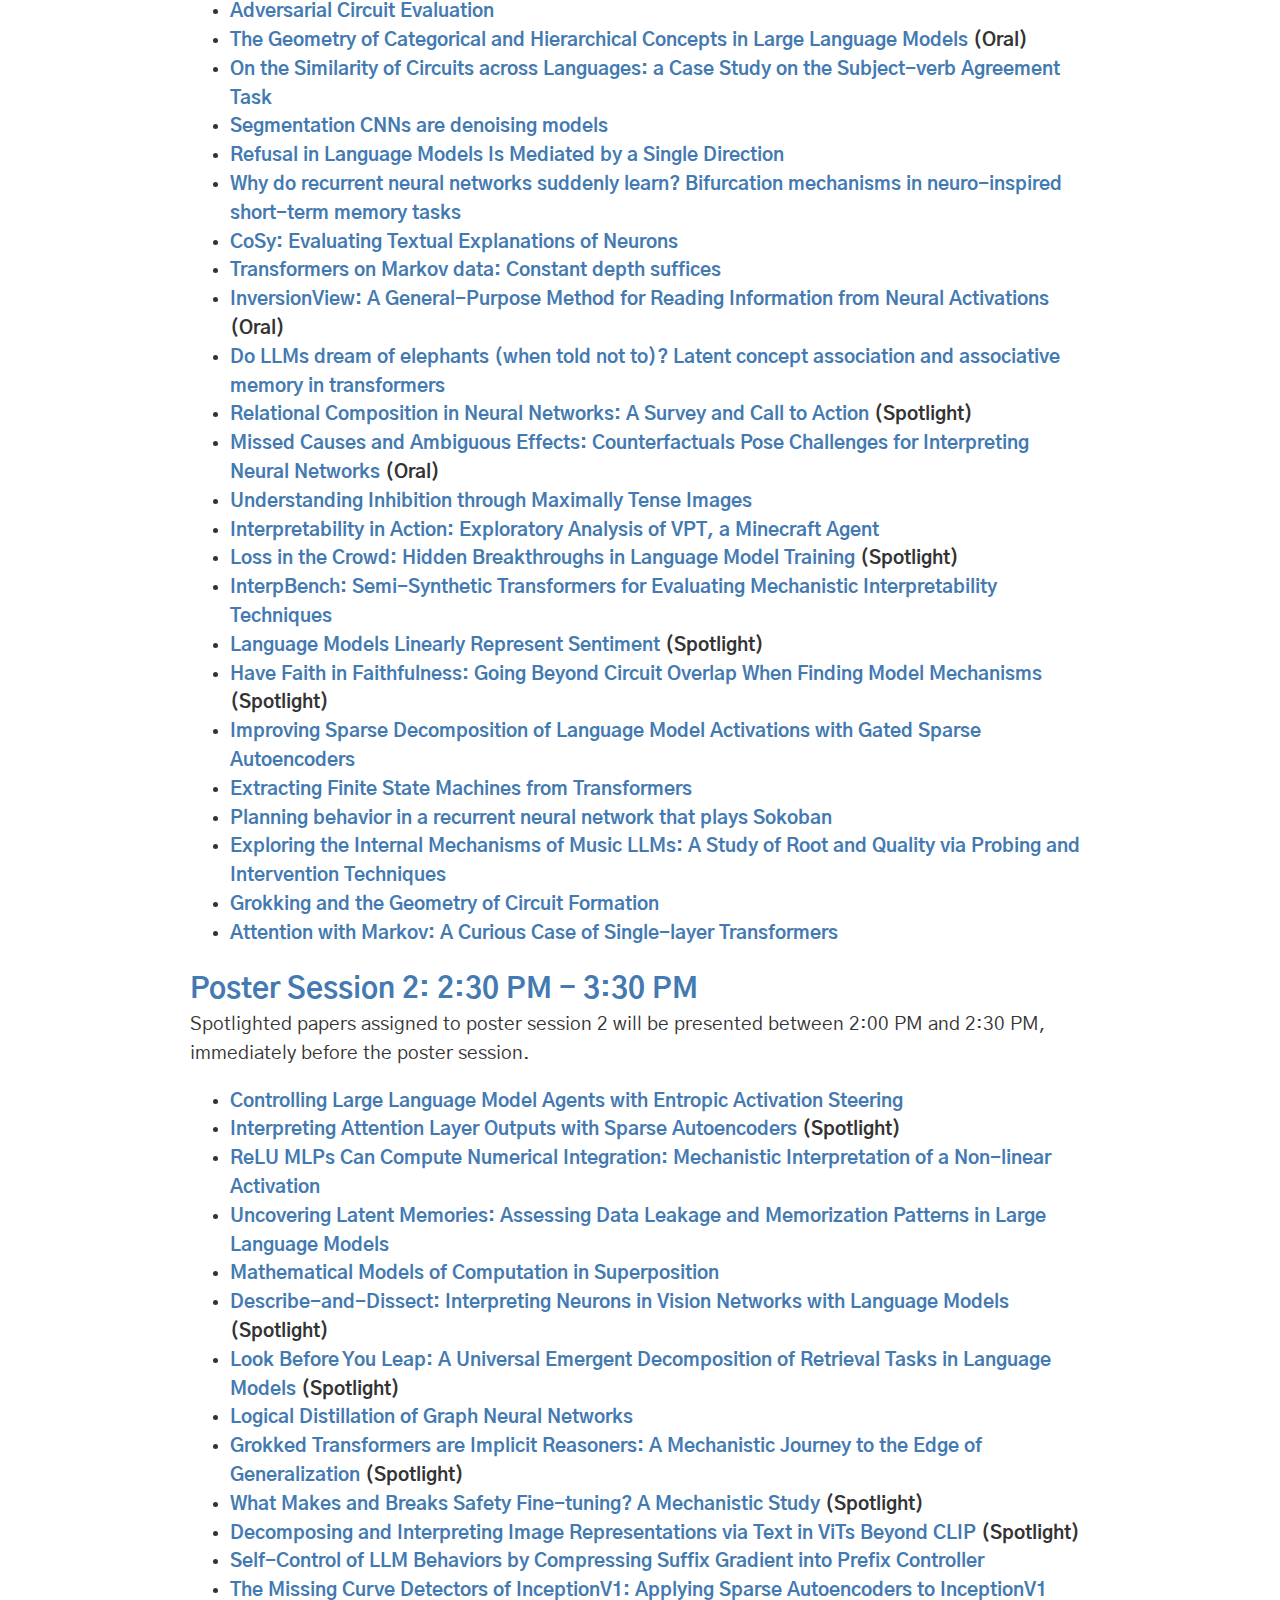
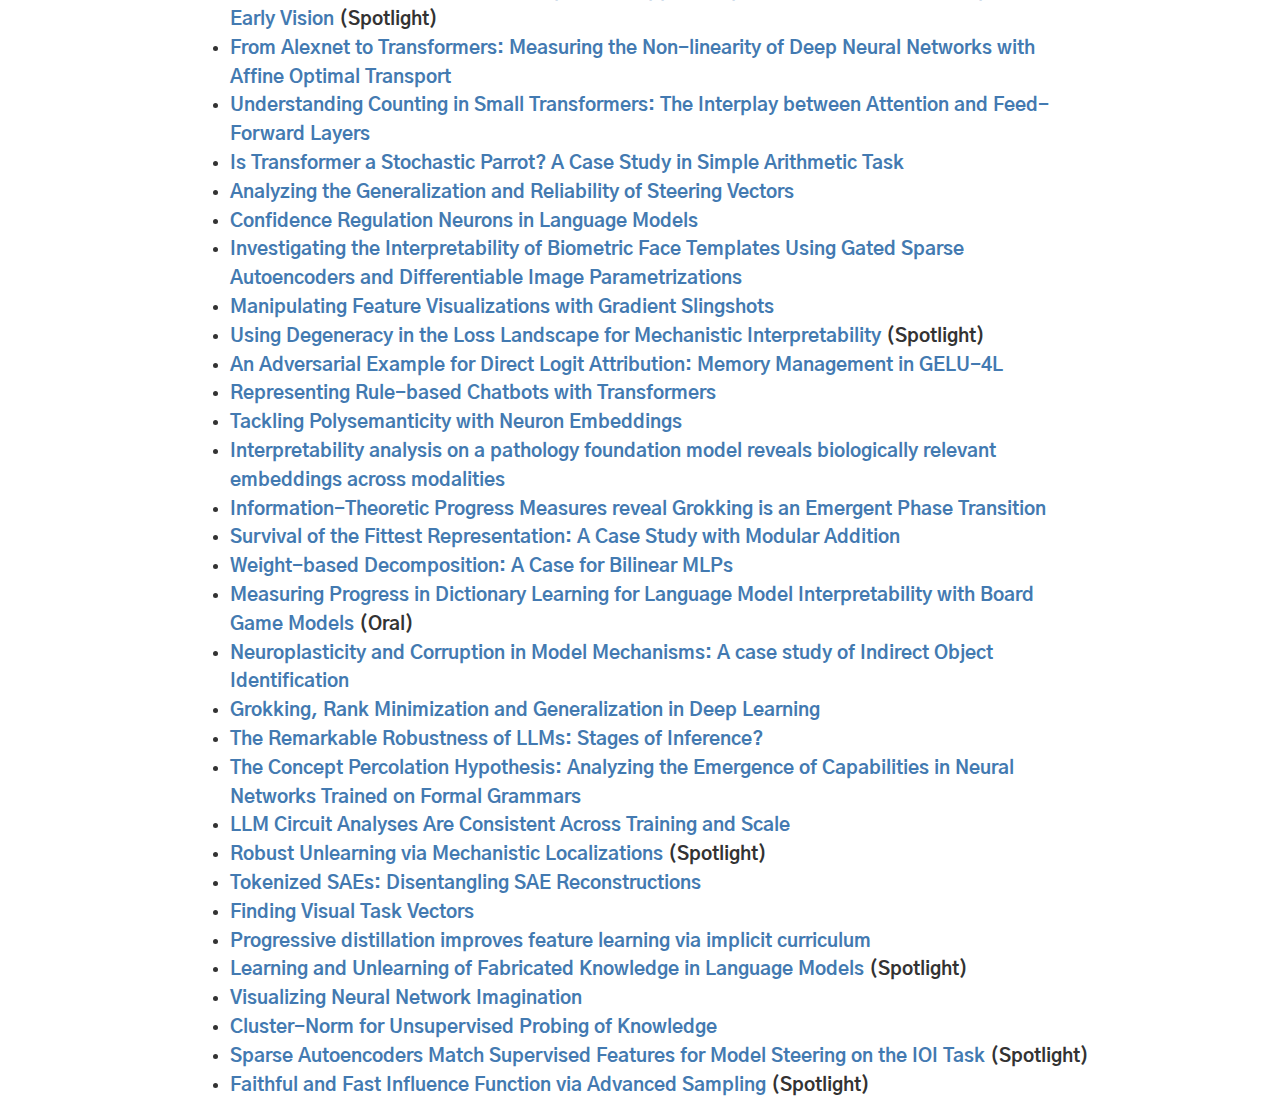
<file: posters.html>
<!DOCTYPE html>
<html lang="en">

<head>
    <meta charset="UTF-8" />
    <title>MI Workshop Orals and Poster Sessions</title>

    <!-- Setup all meta-information like description and titles -->
    <meta name="description" content="Orals and poster sessions for the ICML 2024 Mechansitic Interpretability Workshop" />
    <meta name="keywords" content="ICML, Mechanistic Interpretability, Workshop" />
    <meta name="author" content="ICML 2024 Mechanistic Interpretability" />
    <meta name="viewport" content="width=device-width, initial-scale=1.0" />

    <!-- Load fonts Gothic A1 -->
    <link href="https://fonts.googleapis.com/css?family=Gothic+A1:400,700&display=swap" rel="stylesheet" />

    <!-- Load style.css -->
    <link rel="stylesheet" href="style.css" />
</head>

<body>
    <header>
        <h1 class="fade-in">Mechanistic Interpretability Workshop 2024</h1>
        <h1 class="fade-in">Orals and Poster Sessions</h1>
        <!-- make the next one white text -->
        <h2 class="fade-in" style="color: white;">July 27, 2024</h2>
        <p class="fade-in"></p>
    </header>

    <section>
        <h2 id="orals">Oral Presentations: 9:30 AM - 10:30 AM</h2>
        The following papers will be presented as oral presentations:
        <ul>
            <li><b><a href="https://openreview.net/forum?id=ibSNv9cldu">Hypothesis Testing the Circuit Hypothesis in LLMs</a></b></li>
            <li><b><a href="https://openreview.net/forum?id=KXuYjuBzKo">The Geometry of Categorical and Hierarchical Concepts in Large Language Models</a></b></li>
            <li><b><a href="https://openreview.net/forum?id=P7MW0FahEq">InversionView: A General-Purpose Method for Reading Information from Neural Activations</a></b></li>
            <li><b><a href="https://openreview.net/forum?id=pJs3ZiKBM5">Missed Causes and Ambiguous Effects: Counterfactuals Pose Challenges for Interpreting Neural Networks</a></b></li>
            <li><b><a href="https://openreview.net/forum?id=qzsDKwGJyB">Measuring Progress in Dictionary Learning for Language Model Interpretability with Board Game Models</a></b></li>
        </ul>
    </section>
    <section>
        <h2 id="posters-1">Poster Session 1: 11:00 AM - 12:00 PM</h2>
        Spotlighted papers assigned to poster session 1 will be presented between 10:30 AM and 11:00 AM, immediately before the poster session.
        <ul>
            <li><b><a href="https://openreview.net/forum?id=TcMmriVrgs">Comgra: A Tool for Analyzing and Debugging Neural Networks</a> (Spotlight)</b></li>
            <li><b><a href="https://openreview.net/forum?id=bcV7rhBEcM">Identifying Functionally Important Features with End-to-End Sparse Dictionary Learning</a> (Spotlight)</b></li>
            <li><b><a href="https://openreview.net/forum?id=pXx3nDi8hI">Crafting Large Language Models for Enhanced Interpretability</a></b></li>
            <li><b><a href="https://openreview.net/forum?id=YwLgSimUIT">Learning Syntax Without Planting Trees: Understanding When and Why Transformers Generalize Hierarchically</a> (Spotlight)</b></li>
            <li><b><a href="https://openreview.net/forum?id=DeRYaFUSjh">Mechanistic Interpretability of Binary and Ternary Transformer Networks</a></b></li>
            <li><b><a href="https://openreview.net/forum?id=iPeCUgiCgd">How Truncating Weights Improves Reasoning in Language Models</a></b></li>
            <li><b><a href="https://openreview.net/forum?id=oZXcwWTCfe">Does Editing Provide Evidence for Localization?</a></b></li>
            <li><b><a href="https://openreview.net/forum?id=KSvWtLOOjL">Modularity in Biologically Inspired Representations Depends on Task Variable Range Independence</a></b></li>
            <li><b><a href="https://openreview.net/forum?id=4B5Ovl9MLE">Compact Proofs of Model Performance via Mechanistic Interpretability</a> (Spotlight)</b></li>
            <li><b><a href="https://openreview.net/forum?id=CsF3PwBN6N">Dissecting Query-Key Interaction in Vision Transformers</a> (Spotlight)</b></li>
            <li><b><a href="https://openreview.net/forum?id=knrYGCXAfK">How Do Transformers Fill in the Blanks? A Case Study on Matrix Completion</a></b></li>
            <li><b><a href="https://openreview.net/forum?id=KVSgEXrMDH">Penzai + Treescope: A Toolkit for Interpreting, Visualizing, and Editing Models As Data</a> (Spotlight)</b></li>
            <li><b><a href="https://openreview.net/forum?id=npaH0qZzGo">Localizing Auditory Concepts in CNNs</a></b></li>
            <li><b><a href="https://openreview.net/forum?id=vNubZ5zK8h">TracrBench: Generating Interpretability Testbeds with Large Language Models</a></b></li>
            <li><b><a href="https://openreview.net/forum?id=GWqzUR2dOX">Transcoders find interpretable LLM feature circuits</a> (Spotlight)</b></li>
            <li><b><a href="https://openreview.net/forum?id=gz0r3w71zQ">Learning to grok: Emergence of in-context learning and skill composition in modular arithmetic tasks</a> (Spotlight)</b></li>
            <li><b><a href="https://openreview.net/forum?id=ibSNv9cldu">Hypothesis Testing the Circuit Hypothesis in LLMs</a> (Oral)</b></li>
            <li><b><a href="https://openreview.net/forum?id=D66dtunCnP">Iteration Head: A Mechanistic Study of Chain-of-Thought</a></b></li>
            <li><b><a href="https://openreview.net/forum?id=0ku2hIm4BS">How do Llamas process multilingual text? A latent exploration through activation patching</a> (Spotlight)</b></li>
            <li><b><a href="https://openreview.net/forum?id=tXe9BqcjNY">Contrastive Sparse Autoencoders for Interpreting Planning of Chess-Playing Agents</a></b></li>
            <li><b><a href="https://openreview.net/forum?id=yEwEVoH9Be">Benchmarking Mental State Representations in Language Models</a></b></li>
            <li><b><a href="https://openreview.net/forum?id=lq7ZaYuwub">Investigating the Indirect Object Identification circuit in Mamba</a></b></li>
            <li><b><a href="https://openreview.net/forum?id=I5E9ZZNBjT">Adversarial Circuit Evaluation</a></b></li>
            <li><b><a href="https://openreview.net/forum?id=KXuYjuBzKo">The Geometry of Categorical and Hierarchical Concepts in Large Language Models</a> (Oral)</b></li>
            <li><b><a href="https://openreview.net/forum?id=uS8YXfnsqC">On the Similarity of Circuits across Languages: a Case Study on the Subject-verb Agreement Task</a></b></li>
            <li><b><a href="https://openreview.net/forum?id=D370dqD6w6">Segmentation CNNs are denoising models</a></b></li>
            <li><b><a href="https://openreview.net/forum?id=EqF16oDVFf">Refusal in Language Models Is Mediated by a Single Direction</a></b></li>
            <li><b><a href="https://openreview.net/forum?id=njmXdqzHJq">Why do recurrent neural networks suddenly learn? Bifurcation mechanisms in neuro-inspired short-term memory tasks</a></b></li>
            <li><b><a href="https://openreview.net/forum?id=2g84EvFlRt">CoSy: Evaluating Textual Explanations of Neurons</a></b></li>
            <li><b><a href="https://openreview.net/forum?id=jnCM5EHd2H">Transformers on Markov data: Constant depth suffices</a></b></li>
            <li><b><a href="https://openreview.net/forum?id=P7MW0FahEq">InversionView: A General-Purpose Method for Reading Information from Neural Activations</a> (Oral)</b></li>
            <li><b><a href="https://openreview.net/forum?id=tUh4wB8ZWB">Do LLMs dream of elephants (when told not to)? Latent concept association and associative memory in transformers</a></b></li>
            <li><b><a href="https://openreview.net/forum?id=zzCEiUIPk9">Relational Composition in Neural Networks: A Survey and Call to Action</a> (Spotlight)</b></li>
            <li><b><a href="https://openreview.net/forum?id=pJs3ZiKBM5">Missed Causes and Ambiguous Effects: Counterfactuals Pose Challenges for Interpreting Neural Networks</a> (Oral)</b></li>
            <li><b><a href="https://openreview.net/forum?id=AisfhabaVd">Understanding Inhibition through Maximally Tense Images</a></b></li>
            <li><b><a href="https://openreview.net/forum?id=7XtzYaSDi3">Interpretability in Action: Exploratory Analysis of VPT, a Minecraft Agent</a></b></li>
            <li><b><a href="https://openreview.net/forum?id=Os3z6Oczuu">Loss in the Crowd: Hidden Breakthroughs in Language Model Training</a> (Spotlight)</b></li>
            <li><b><a href="https://openreview.net/forum?id=YXhVojPivQ">InterpBench: Semi-Synthetic Transformers for Evaluating Mechanistic Interpretability Techniques</a></b></li>
            <li><b><a href="https://openreview.net/forum?id=Xsf6dOOMMc">Language Models Linearly Represent Sentiment</a> (Spotlight)</b></li>
            <li><b><a href="https://openreview.net/forum?id=grXgesr5dT">Have Faith in Faithfulness: Going Beyond Circuit Overlap When Finding Model Mechanisms</a> (Spotlight)</b></li>
            <li><b><a href="https://openreview.net/forum?id=Ppj5KvzU8Q">Improving Sparse Decomposition of Language Model Activations with Gated Sparse Autoencoders</a></b></li>
            <li><b><a href="https://openreview.net/forum?id=HeuQh5baef">Extracting Finite State Machines from Transformers</a></b></li>
            <li><b><a href="https://openreview.net/forum?id=T9sB3S2hok">Planning behavior in a recurrent neural network that plays Sokoban</a></b></li>
            <li><b><a href="https://openreview.net/forum?id=Kr6nkNa4TQ">Exploring the Internal Mechanisms of Music LLMs: A Study of Root and Quality via Probing and Intervention Techniques</a></b></li>
            <li><b><a href="https://openreview.net/forum?id=R2sVqqTf9p">Grokking and the Geometry of Circuit Formation</a></b></li>
            <li><b><a href="https://openreview.net/forum?id=xi6lie0SUr">Attention with Markov: A Curious Case of Single-layer Transformers</a></b></li>
        </ul>
    </section>

    <section>
        <h2 id="posters-2">Poster Session 2: 2:30 PM - 3:30 PM</h2>
        Spotlighted papers assigned to poster session 2 will be presented between 2:00 PM and 2:30 PM, immediately before the poster session.
        <ul>
            <li><b><a href="https://openreview.net/forum?id=3eBdq2n848">Controlling Large Language Model Agents with Entropic Activation Steering</a></b></li>
            <li><b><a href="https://openreview.net/forum?id=fewUBDwjji">Interpreting Attention Layer Outputs with Sparse Autoencoders</a> (Spotlight)</b></li>
            <li><b><a href="https://openreview.net/forum?id=rngMb1wDOZ">ReLU MLPs Can Compute Numerical Integration: Mechanistic Interpretation of a Non-linear Activation</a></b></li>
            <li><b><a href="https://openreview.net/forum?id=7PZgCems9w">Uncovering Latent Memories: Assessing Data Leakage and Memorization Patterns in Large Language Models</a></b></li>
            <li><b><a href="https://openreview.net/forum?id=OcVJP8kClR">Mathematical Models of Computation in Superposition</a></b></li>
            <li><b><a href="https://openreview.net/forum?id=50SMcZ8QQf">Describe-and-Dissect: Interpreting Neurons in Vision Networks with Language Models</a> (Spotlight)</b></li>
            <li><b><a href="https://openreview.net/forum?id=DRrzq93Y5Y">Look Before You Leap: A Universal Emergent Decomposition of Retrieval Tasks in Language Models</a> (Spotlight)</b></li>
            <li><b><a href="https://openreview.net/forum?id=TfYnD2gYRO">Logical Distillation of Graph Neural Networks</a></b></li>
            <li><b><a href="https://openreview.net/forum?id=ns8IH5Sn5y">Grokked Transformers are Implicit Reasoners: A Mechanistic Journey to the Edge of Generalization</a> (Spotlight)</b></li>
            <li><b><a href="https://openreview.net/forum?id=BS2CbUkJpy">What Makes and Breaks Safety Fine-tuning? A Mechanistic Study</a> (Spotlight)</b></li>
            <li><b><a href="https://openreview.net/forum?id=DwhvppIZsD">Decomposing and Interpreting Image Representations via Text in ViTs Beyond CLIP</a> (Spotlight)</b></li>
            <li><b><a href="https://openreview.net/forum?id=qIGjNHp6Gf">Self-Control of LLM Behaviors by Compressing Suffix Gradient into Prefix Controller</a></b></li>
            <li><b><a href="https://openreview.net/forum?id=IGnoozsfj1">The Missing Curve Detectors of InceptionV1: Applying Sparse Autoencoders to InceptionV1 Early Vision</a> (Spotlight)</b></li>
            <li><b><a href="https://openreview.net/forum?id=K1RpWU9wuq">From Alexnet to Transformers: Measuring the Non-linearity of Deep Neural Networks with Affine Optimal Transport</a></b></li>
            <li><b><a href="https://openreview.net/forum?id=0WVNCXvjdn">Understanding Counting in Small Transformers: The Interplay between Attention and Feed-Forward Layers</a></b></li>
            <li><b><a href="https://openreview.net/forum?id=H1GbVU9BsK">Is Transformer a Stochastic Parrot? A Case Study in Simple Arithmetic Task</a></b></li>
            <li><b><a href="https://openreview.net/forum?id=akCsMk4dDL">Analyzing the Generalization and Reliability of Steering Vectors</a></b></li>
            <li><b><a href="https://openreview.net/forum?id=rB0GsxS5V3">Confidence Regulation Neurons in Language Models</a></b></li>
            <li><b><a href="https://openreview.net/forum?id=kUGkpykJdh">Investigating the Interpretability of Biometric Face Templates Using Gated Sparse Autoencoders and Differentiable Image Parametrizations</a></b></li>
            <li><b><a href="https://openreview.net/forum?id=ll2NIkyYzA">Manipulating Feature Visualizations with Gradient Slingshots</a></b></li>
            <li><b><a href="https://openreview.net/forum?id=D8MDzUVlWA">Using Degeneracy in the Loss Landscape for Mechanistic Interpretability</a> (Spotlight)</b></li>
            <li><b><a href="https://openreview.net/forum?id=bKawydfGhb">An Adversarial Example for Direct Logit Attribution: Memory Management in GELU-4L</a></b></li>
            <li><b><a href="https://openreview.net/forum?id=yzATs7WLZ0">Representing Rule-based Chatbots with Transformers</a></b></li>
            <li><b><a href="https://openreview.net/forum?id=LgWSBMf17O">Tackling Polysemanticity with Neuron Embeddings</a></b></li>
            <li><b><a href="https://openreview.net/forum?id=briEoJFKof">Interpretability analysis on a pathology foundation model reveals biologically relevant embeddings across modalities</a></b></li>
            <li><b><a href="https://openreview.net/forum?id=Q4NH6hEPIX">Information-Theoretic Progress Measures reveal Grokking is an Emergent Phase Transition</a></b></li>
            <li><b><a href="https://openreview.net/forum?id=2WfiYQlZDa">Survival of the Fittest Representation: A Case Study with Modular Addition</a></b></li>
            <li><b><a href="https://openreview.net/forum?id=F5aRMT4lTq">Weight-based Decomposition: A Case for Bilinear MLPs</a></b></li>
            <li><b><a href="https://openreview.net/forum?id=qzsDKwGJyB">Measuring Progress in Dictionary Learning for Language Model Interpretability with Board Game Models</a> (Oral)</b></li>
            <li><b><a href="https://openreview.net/forum?id=jZDJwXrEvU">Neuroplasticity and Corruption in Model Mechanisms: A case study of Indirect Object Identification</a></b></li>
            <li><b><a href="https://openreview.net/forum?id=6NHnsjsYXH">Grokking, Rank Minimization and Generalization in Deep Learning</a></b></li>
            <li><b><a href="https://openreview.net/forum?id=R5unwb9KPc">The Remarkable Robustness of LLMs: Stages of Inference?</a></b></li>
            <li><b><a href="https://openreview.net/forum?id=kiNU4jwUoW">The Concept Percolation Hypothesis: Analyzing the Emergence of Capabilities in Neural Networks Trained on Formal Grammars</a></b></li>
            <li><b><a href="https://openreview.net/forum?id=1WeLXvaNJP">LLM Circuit Analyses Are Consistent Across Training and Scale</a></b></li>
            <li><b><a href="https://openreview.net/forum?id=06pNzrEjnH">Robust Unlearning via Mechanistic Localizations</a> (Spotlight)</b></li>
            <li><b><a href="https://openreview.net/forum?id=5Eas7HCe38">Tokenized SAEs: Disentangling SAE Reconstructions</a></b></li>
            <li><b><a href="https://openreview.net/forum?id=XZ6dLwEZtq">Finding Visual Task Vectors</a></b></li>
            <li><b><a href="https://openreview.net/forum?id=9pwlOZneBh">Progressive distillation improves feature learning via implicit curriculum</a></b></li>
            <li><b><a href="https://openreview.net/forum?id=R5Q5lANcjY">Learning and Unlearning of Fabricated Knowledge in Language Models</a> (Spotlight)</b></li>
            <li><b><a href="https://openreview.net/forum?id=y9T6Bi7lTg">Visualizing Neural Network Imagination</a></b></li>
            <li><b><a href="https://openreview.net/forum?id=kXRYju6Jtt">Cluster-Norm for Unsupervised Probing of Knowledge</a></b></li>
            <li><b><a href="https://openreview.net/forum?id=JdrVuEQih5">Sparse Autoencoders Match Supervised Features for Model Steering on the IOI Task</a> (Spotlight)</b></li>
            <li><b><a href="https://openreview.net/forum?id=TTVPbaxXjR">Faithful and Fast Influence Function via Advanced Sampling</a> (Spotlight)</b></li>
        </ul>
    </section>
</body>
</file>
<file: style.css>
/* Make styles for header so it centers the text and creates a min-height 300px background color. It should be centered horizontally and vertically */
body {
  margin: 0;
  /* Use font Gothic A1 */
  font-family: "Gothic A1", sans-serif;
  font-size: 1.2em;
  line-height: 1.5;
  color: hsl(0, 0%, 20%);
}

a {
  color: hsl(210, 45%, 48%);
  text-decoration: none;
}

a:hover {
  text-decoration: underline;
}

header {
  text-align: center;
  min-height: 300px;
  display: flex;
  justify-content: center;
  align-items: center;
  flex-direction: column;
  color: white;
  /* Make the background into img/bg.jpeg and make it cover */
  background-image: url("img/bg.png");
  background-size: cover;
  background-position: top right;
  margin-bottom: 60px;
}

header > p {
  font-size: 0.8em;
  color: hsl(0, 0%, 80%);
  margin: 0;
}

main {
  background-color: white;
}

section {
  max-width: 900px;
  margin: 0 auto;
  padding: 0px 20px;
}

h1 {
  font-size: 2em;
  margin: 0;
}

h2 {
  font-size: 1.5em;
  margin: 0;
  color: hsl(210, 45%, 48%);
}

.speakers,
.organizers {
  display: flex;
  flex-wrap: wrap;
  justify-content: left;
}

.speaker > img,
.Organizer > img {
  width: 150px;
  height: 150px;
  margin-right: 20px;
  /* Cover the square */
  object-fit: cover;
}

.speaker,
.Organizer {
  display: flex;
  align-items: center;
  margin-bottom: 20px;
  margin-right: 20px;
  width: 40%;
}

.speaker > div > h3,
.Organizer > div > h3 {
  margin: 0;
}

.speaker > div > p,
.Organizer > div > p {
  margin: 0;
  font-size: 0.8em;
  color: hsl(0, 0%, 50%);
}

table.schedule {
  width: 100%;
  border-collapse: collapse;
}

table.schedule td {
  padding: 10px;
  border: 1px solid hsl(0, 0%, 80%);
}

table.schedule td:first-child {
  width: 100px;
  text-align: right;
  font-weight: bold;
  color: hsl(0, 0%, 50%);
}

table.schedule td:nth-child(2) {
  width: 70%;
  text-align: left;
}

/* Style for minimum width of first column of 100px */
@media (min-width: 600px) {
  table.schedule td:first-child {
    width: 150px;
  }
}

/* Add animation to everything of fade-in from the bottom */
.fade-in {
  animation: fade-in 0.5s ease-in-out;
}

@keyframes fade-in {
  0% {
    opacity: 0;
    transform: translateY(20px);
  }
  100% {
    opacity: 1;
    transform: translateY(0);
  }
}

/* Make width of speakers and organizers full width if screen is smaller than 600px */
@media (max-width: 600px) {
  .speakers,
  .organizers {
    width: 100%;
  }
  .speaker,
  .Organizer {
    width: 100%;
  }
}
</file>
